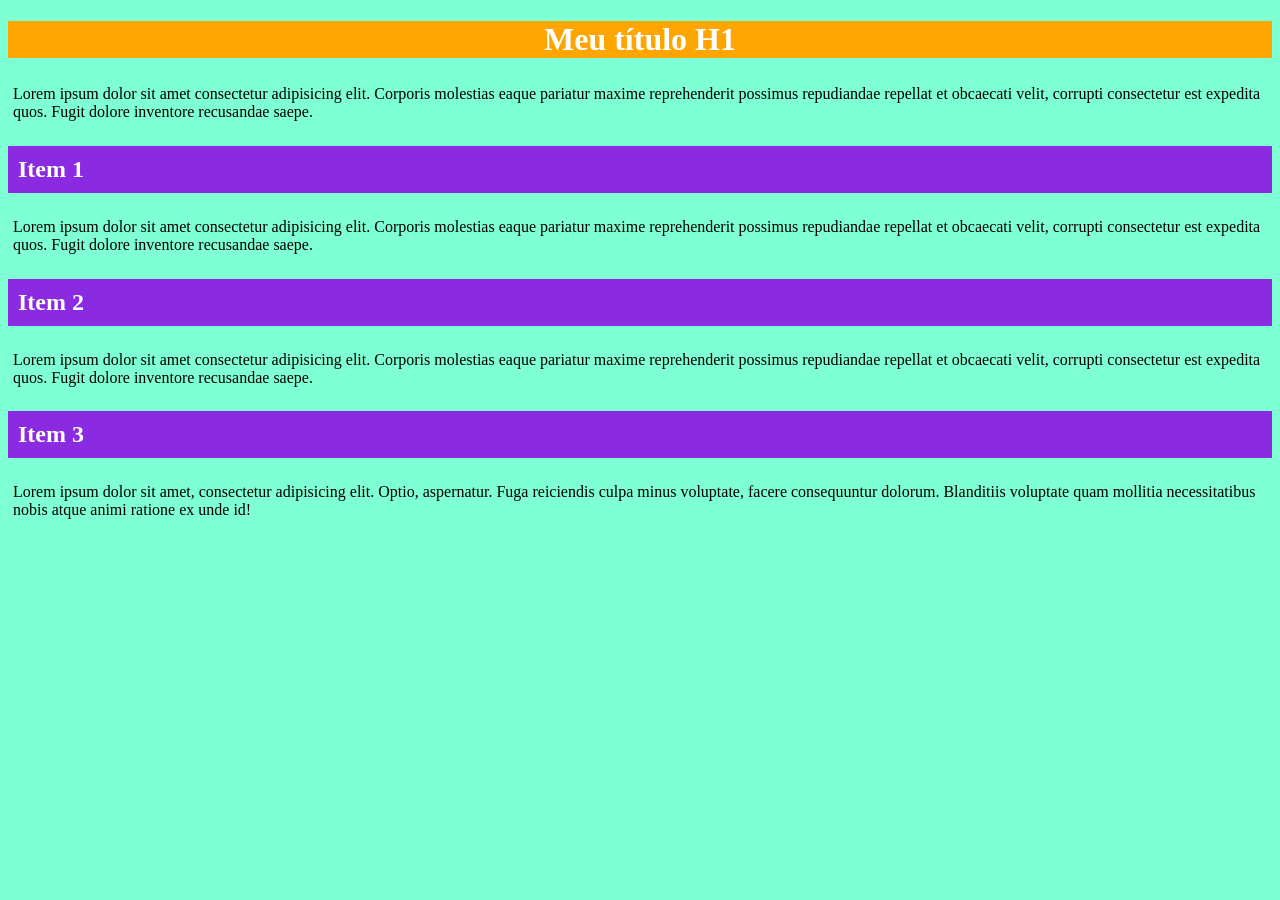
<file: exercicios-aula/index.html>
<!DOCTYPE html>
<html lang="pt-br">

<head>
    <meta charset="UTF-8">
    <meta http-equiv="X-UA-Compatible" content="IE=edge">
    <meta name="viewport" content="width=device-width, initial-scale=1.0">
    <title>CSS</title>

    <link rel="stylesheet" href="estilo.css">

</head>

<body>


    <div>
        <h1>Meu título H1</h1>
        <p>Lorem ipsum dolor sit amet consectetur adipisicing elit. Corporis molestias eaque pariatur maxime
            reprehenderit possimus repudiandae repellat et obcaecati velit, corrupti consectetur est expedita quos.
            Fugit dolore inventore recusandae saepe.</p>
    </div>

    <div>
        <h2>Item 1</h2>
        <p>Lorem ipsum dolor sit amet consectetur adipisicing elit. Corporis molestias eaque pariatur maxime
            reprehenderit
            possimus repudiandae repellat et obcaecati velit, corrupti consectetur est expedita quos. Fugit dolore
            inventore
            recusandae saepe.</p>

    </div>

    <div>
        <h2>Item 2</h2>
        <p>Lorem ipsum dolor sit amet consectetur adipisicing elit. Corporis molestias eaque pariatur maxime
        reprehenderit
        possimus repudiandae repellat et obcaecati velit, corrupti consectetur est expedita quos. Fugit dolore
        inventore
        recusandae saepe.</p>
    </div>

    <div>
        <h2>Item 3</h2>
        <p>Lorem ipsum dolor sit amet, consectetur adipisicing elit. Optio, aspernatur. Fuga reiciendis culpa minus
        voluptate, facere consequuntur dolorum. Blanditiis voluptate quam mollitia necessitatibus nobis atque animi
        ratione ex unde id!</p>
    </div>

</body>

</html>
</file>
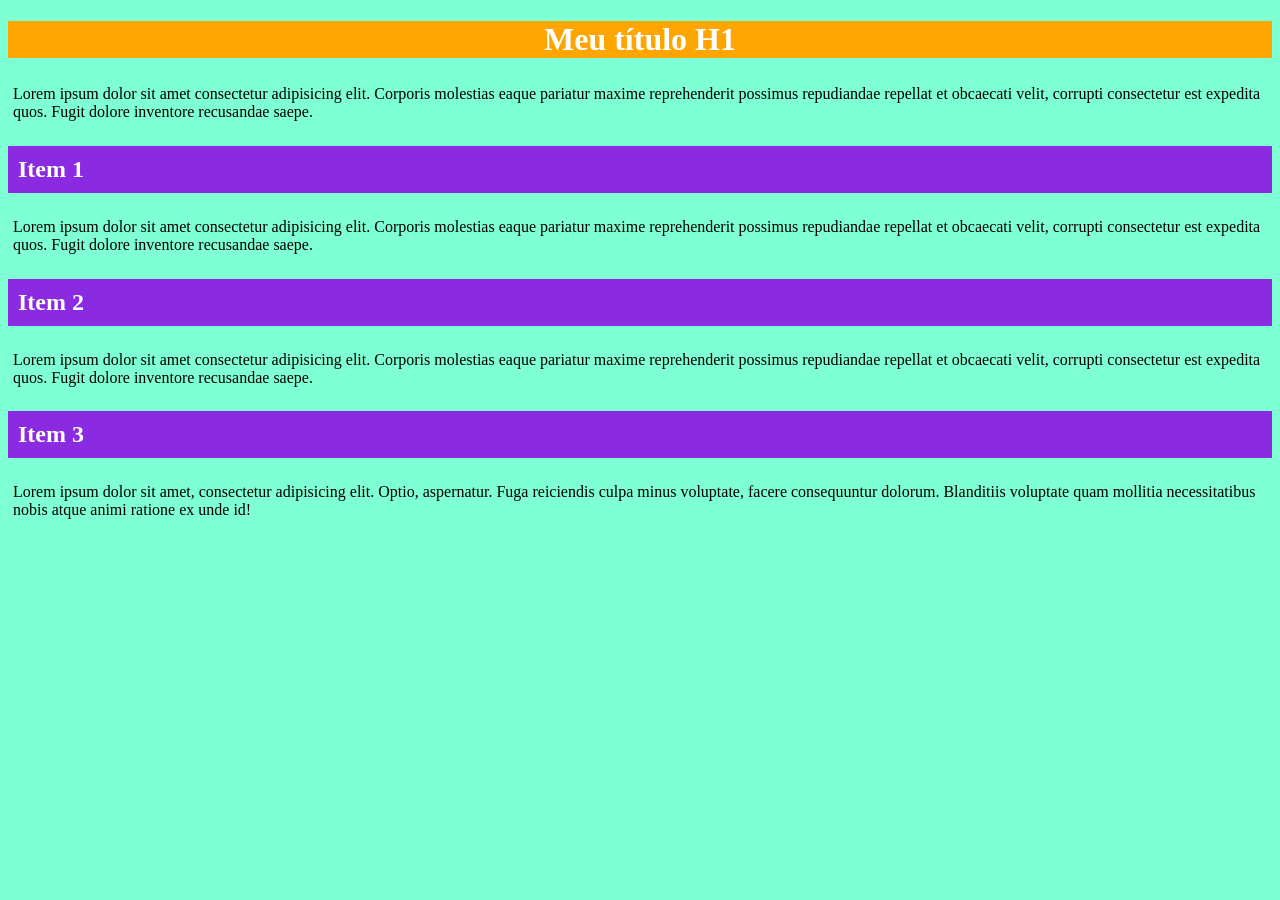
<file: exercicios-aula/ex01/index.html>
<!DOCTYPE html>
<html lang="pt-br">

<head>
    <meta charset="UTF-8">
    <meta http-equiv="X-UA-Compatible" content="IE=edge">
    <meta name="viewport" content="width=device-width, initial-scale=1.0">
    <title>CSS</title>

    <link rel="stylesheet" href="estilo.css">

</head>

<body>

    <div class="container">
        <header>
            <h1>Meu título H1</h1>
            <p>Lorem ipsum dolor sit amet consectetur adipisicing elit. Corporis molestias eaque pariatur maxime
                reprehenderit possimus repudiandae repellat et obcaecati velit, corrupti consectetur est expedita quos.
                Fugit dolore inventore recusandae saepe.</p>
        </header>
    
        <section>
            <h2>Item 1</h2>
            <p>Lorem ipsum dolor sit amet consectetur adipisicing elit. Corporis molestias eaque pariatur maxime
                reprehenderit
                possimus repudiandae repellat et obcaecati velit, corrupti consectetur est expedita quos. Fugit dolore
                inventore
                recusandae saepe.</p>
    
        </section>
    
        <section>
            <h2>Item 2</h2>
            <p>Lorem ipsum dolor sit amet consectetur adipisicing elit. Corporis molestias eaque pariatur maxime
            reprehenderit
            possimus repudiandae repellat et obcaecati velit, corrupti consectetur est expedita quos. Fugit dolore
            inventore
            recusandae saepe.</p>
        </section>
    
        <section>
            <h2>Item 3</h2>
            <p>Lorem ipsum dolor sit amet, consectetur adipisicing elit. Optio, aspernatur. Fuga reiciendis culpa minus
            voluptate, facere consequuntur dolorum. Blanditiis voluptate quam mollitia necessitatibus nobis atque animi
            ratione ex unde id!</p>
        </section>
    </div>
    

</body>

</html>
</file>
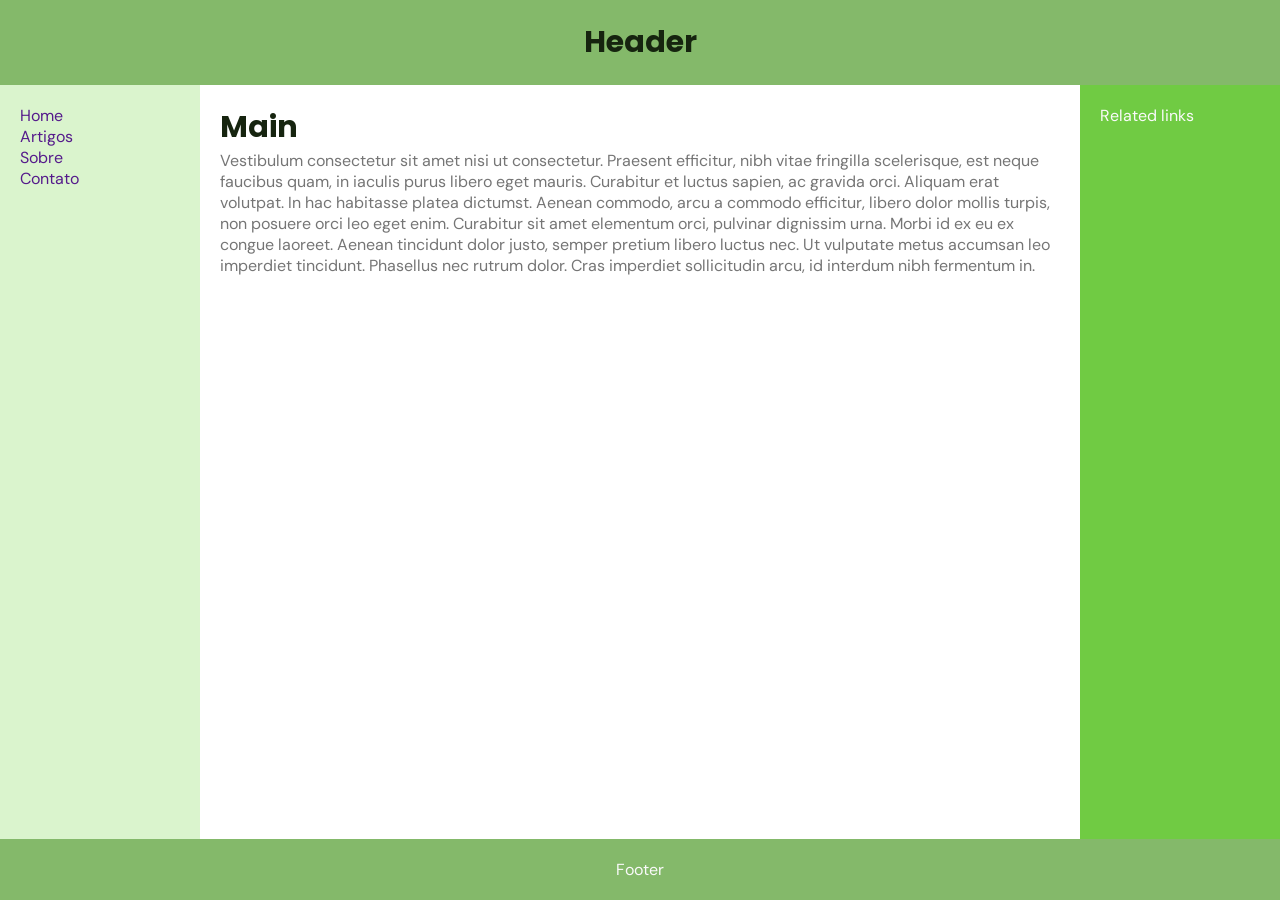
<file: exercicios-aula/ex02/index.html>
<!DOCTYPE html>
<html lang="pt-br">

<head>
    <meta charset="UTF-8">
    <meta http-equiv="X-UA-Compatible" content="IE=edge">
    <meta name="viewport" content="width=device-width, initial-scale=1.0">
    <!-- FONTS -->
    <link rel="preconnect" href="https://fonts.gstatic.com">
    <link
        href="https://fonts.googleapis.com/css2?family=DM+Sans:wght@400;500;700&family=Poppins:wght@400;500;700&display=swap"
        rel="stylesheet">
    <!-- RESET -->
    <link rel="stylesheet" href="css/reset.css">
    <!-- VARIAVEIS -->
    <link rel="stylesheet" href="css/variaveis.css">
    <!-- GRID -->
    <link rel="stylesheet" href="css/grid.css">
    <!-- CSS -->
    <link rel="stylesheet" href="css/estilo.css">
    <title>CSS Grid</title>
</head>

<body>
    <div class="container">
        <header class="header title">Header</header>
        <nav class="navigation">
            <ul>
                <li><a href="">Home</a></li>
                <li><a href="">Artigos</a></li>
                <li><a href="">Sobre</a></li>
                <li><a href="">Contato</a></li>
            </ul>
        </nav>
        <main class="content">
            <h1 class="title">Main</h1>
            <p>Vestibulum consectetur sit amet nisi ut consectetur. Praesent efficitur, nibh vitae fringilla
                scelerisque,
                est neque faucibus quam, in iaculis purus libero eget mauris. Curabitur et luctus sapien, ac gravida
                orci.
                Aliquam erat volutpat. In hac habitasse platea dictumst. Aenean commodo, arcu a commodo efficitur,
                libero
                dolor mollis turpis, non posuere orci leo eget enim. Curabitur sit amet elementum orci, pulvinar
                dignissim
                urna. Morbi id ex eu ex congue laoreet. Aenean tincidunt dolor justo, semper pretium libero luctus
                nec.
                Ut
                vulputate metus accumsan leo imperdiet tincidunt. Phasellus nec rutrum dolor. Cras imperdiet
                sollicitudin
                arcu, id interdum nibh fermentum in.</p>
        </main>
        <aside class="aside">Related links</aside>
        <footer class="footer">Footer</footer>
    </div>
</body>

</html>
</file>
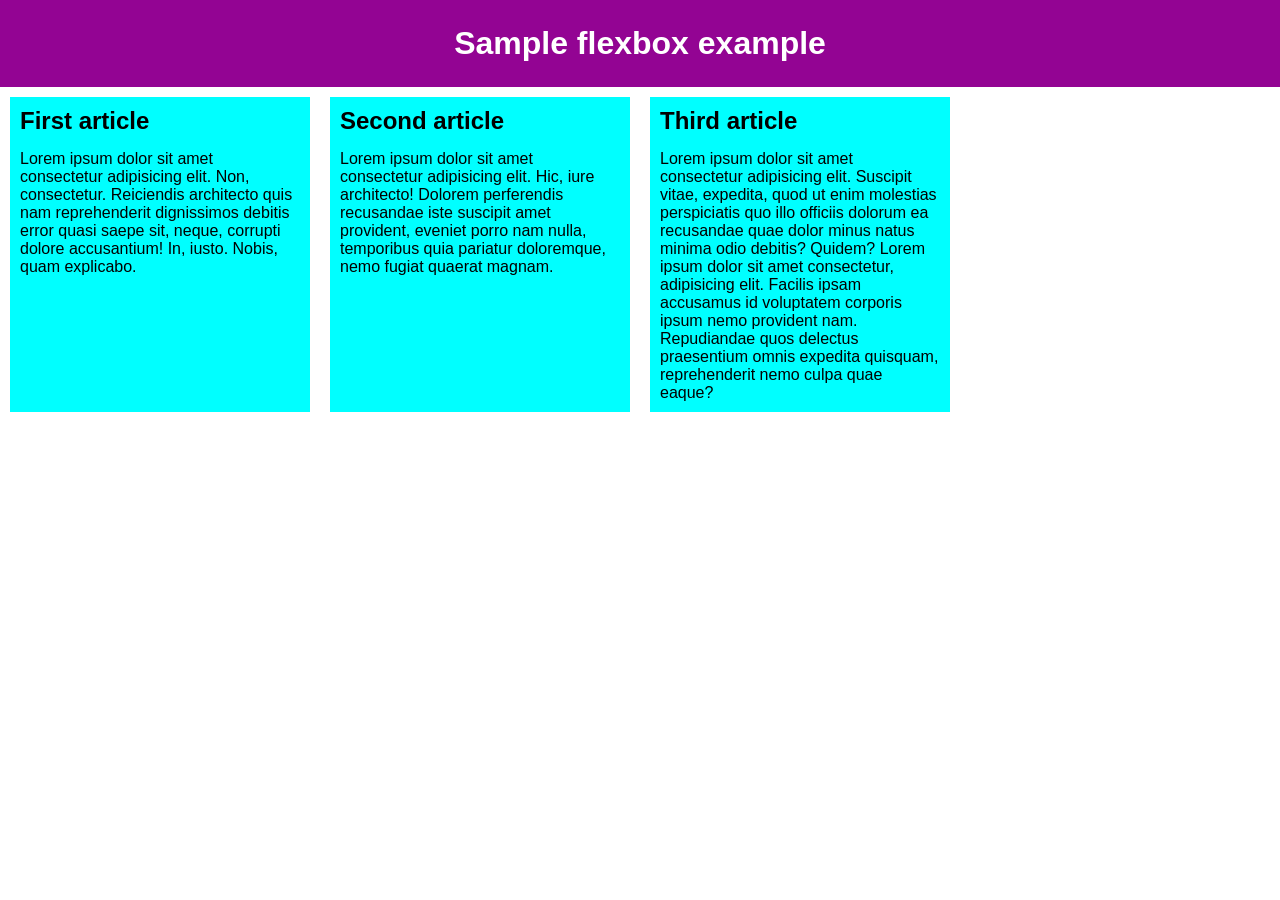
<file: exercicios-aula/flexbox/index.html>
<!DOCTYPE html>
<html lang="pt-br">
<head>
    <meta charset="UTF-8">
    <meta name="viewport" content="width=device-width, initial-scale=1.0">
    <!-- RESET -->
    <link rel="stylesheet" href="css/reset.css">
    <!-- ESTILO -->
    <link rel="stylesheet" href="css/estilo.css">
    <title>Flexbox</title>
</head>
<body>

    <header><h1>Sample flexbox example</h1></header>
    <section>
        <article>
            <h2>First article</h2>
            <p>
                Lorem ipsum dolor sit amet consectetur adipisicing elit. Non, consectetur. Reiciendis architecto quis nam reprehenderit dignissimos debitis error quasi saepe sit, neque, corrupti dolore accusantium! In, iusto. Nobis, quam explicabo.
            </p>
        </article>
        <article>
            <h2>Second article</h2>
            <p>
                Lorem ipsum dolor sit amet consectetur adipisicing elit. Hic, iure architecto! Dolorem perferendis recusandae iste suscipit amet provident, eveniet porro nam nulla, temporibus quia pariatur doloremque, nemo fugiat quaerat magnam.
            </p>
        </article>
        <article>
            <h2>Third article</h2>
            <p>
                Lorem ipsum dolor sit amet consectetur adipisicing elit. Suscipit vitae, expedita, quod ut enim molestias perspiciatis quo illo officiis dolorum ea recusandae quae dolor minus natus minima odio debitis? Quidem?
                Lorem ipsum dolor sit amet consectetur, adipisicing elit. Facilis ipsam accusamus id voluptatem corporis ipsum nemo provident nam. Repudiandae quos delectus praesentium omnis expedita quisquam, reprehenderit nemo culpa quae eaque?
            </p>
        </article>
    </section>
    
</body>
</html>
</file>
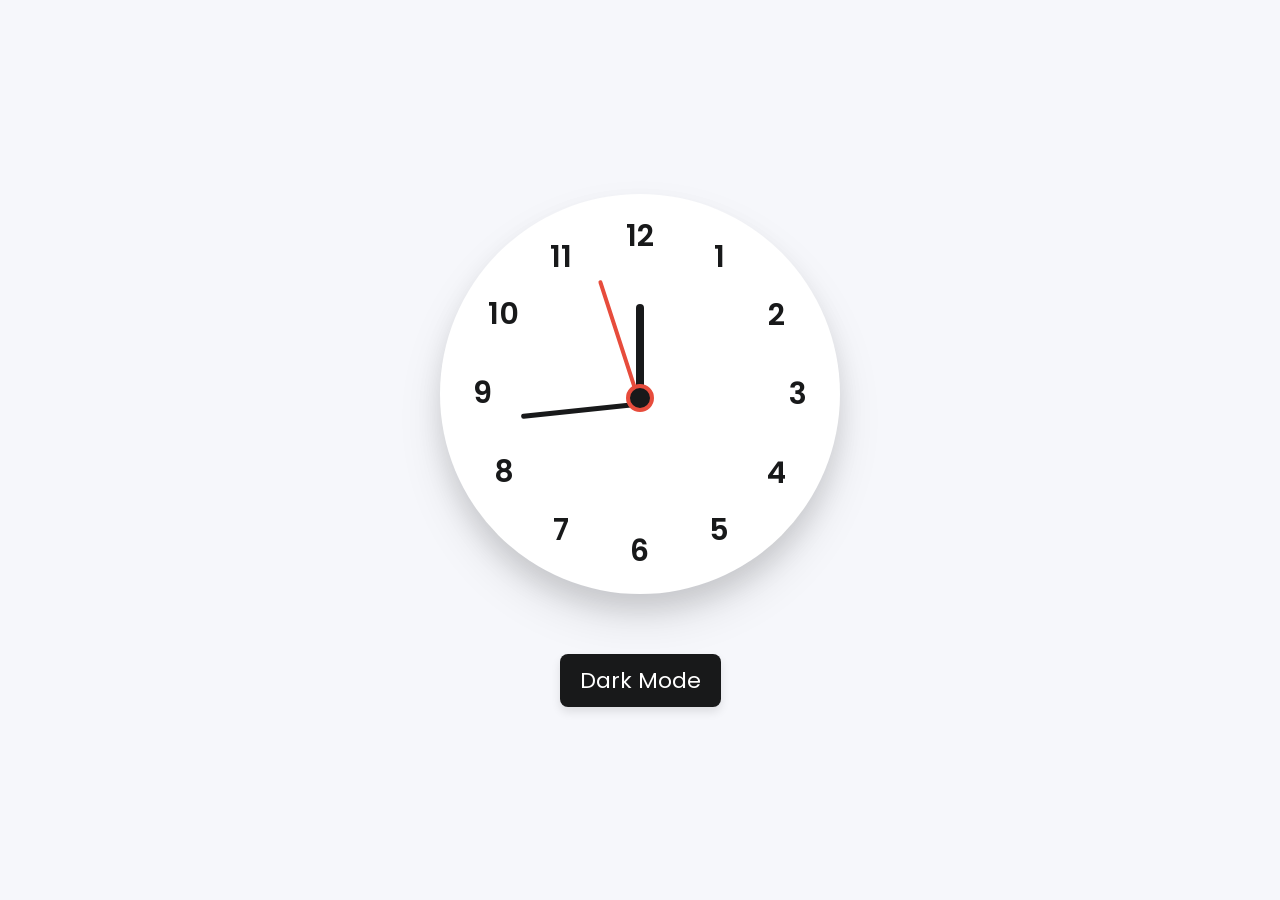
<file: javascript/Analog_Clock/index.html>
<!DOCTYPE html>
<html lang="pt-br">
<head>
    <meta charset="UTF-8">
    <meta name="viewport" content="width=device-width, initial-scale=1.0">
    <title>Analog Clock</title>
    <link rel="stylesheet" href="css/reset.css">
    <link rel="stylesheet" href="css/variables.css">
    <link rel="stylesheet" href="css/style.css">
    
</head>
<body>

    <div class="container">
        <div class="clock">
            <label style="--i: 1"><span>1</span></label>
            <label style="--i: 2"><span>2</span></label>
            <label style="--i: 3"><span>3</span></label>
            <label style="--i: 4"><span>4</span></label>
            <label style="--i: 5"><span>5</span></label>
            <label style="--i: 6"><span>6</span></label>
            <label style="--i: 7"><span>7</span></label>
            <label style="--i: 8"><span>8</span></label>
            <label style="--i: 9"><span>9</span></label>
            <label style="--i: 10"><span>10</span></label>
            <label style="--i: 11"><span>11</span></label>
            <label style="--i: 12"><span>12</span></label>

            <div class="indicator">
                <span class="hand hour"></span>
                <span class="hand minute"></span>
                <span class="hand second"></span>
            </div>
        </div>

        <div class="mode-switch">Dark Mode</div>

    </div>
    
    <script src="js/script.js"></script>
</body>
</html>
</file>
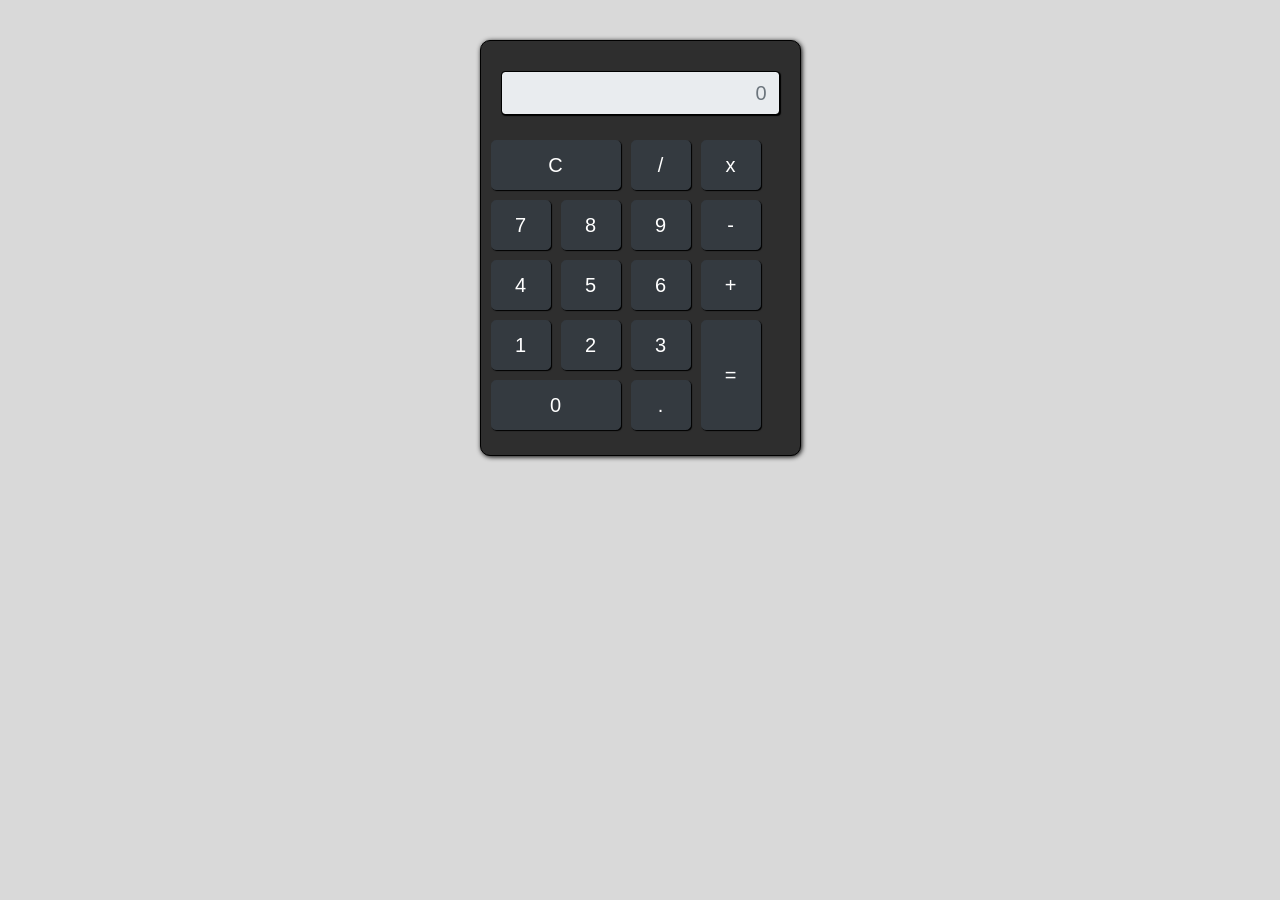
<file: javascript/calculadora/index.html>
<html>
	<head>
		<title>Calculadora</title>

		<!-- Latest compiled and minified CSS -->
		<link rel="stylesheet" href="https://maxcdn.bootstrapcdn.com/bootstrap/4.0.0-beta.2/css/bootstrap.min.css" integrity="sha384-PsH8R72JQ3SOdhVi3uxftmaW6Vc51MKb0q5P2rRUpPvrszuE4W1povHYgTpBfshb" crossorigin="anonymous">

        <link rel="stylesheet" href="css/estilo.css">
    
	</head>

  <body style="background: #D9D9D9">

    <div class="container">
      <div class="row">
        <div class="col d-flex justify-content-center">
          <br />

          <div class="calculadora">
            <input id="resultado" type="text" class="form-control resultado" placeholder="0" disabled="disabled" />
            
            <div class="row">
              <button onclick="calcular('acao', 'c')" type="button" class="btn btn-dark btn-lg clear font-weight-light">C</button>
              <button onclick="calcular('acao', '/')" type="button" class="btn btn-dark btn-lg font-weight-light">/</button>
              <button onclick="calcular('acao', '*')" type="button" class="btn btn-dark btn-lg font-weight-light">x</button>
            </div>

            <div class="row">
              <button onclick="calcular('valor', 7)" type="button" class="btn btn-dark btn-lg font-weight-light">7</button>
              <button onclick="calcular('valor', 8)" type="button" class="btn btn-dark btn-lg font-weight-light">8</button>
              <button onclick="calcular('valor', 9)" type="button" class="btn btn-dark btn-lg font-weight-light">9</button>
              <button onclick="calcular('acao', '-')" type="button" class="btn btn-dark btn-lg font-weight-light">-</button>
            </div>
            
            <div class="row">
              <button onclick="calcular('valor', 4)" type="button" class="btn btn-dark btn-lg font-weight-light">4</button>
              <button onclick="calcular('valor', 5)" type="button" class="btn btn-dark btn-lg font-weight-light">5</button>
              <button onclick="calcular('valor', 6)" type="button" class="btn btn-dark btn-lg font-weight-light">6</button>
              <button onclick="calcular('acao', '+')" type="button" class="btn btn-dark btn-lg font-weight-light">+</button>
            </div>

            <div class="row">
              <button onclick="calcular('valor', 1)" type="button" class="btn btn-dark btn-lg font-weight-light">1</button>
              <button onclick="calcular('valor', 2)" type="button" class="btn btn-dark btn-lg font-weight-light">2</button>
              <button onclick="calcular('valor', 3)" type="button" class="btn btn-dark btn-lg font-weight-light">3</button>
              <button onclick="calcular('acao', '=')" type="button" class="btn btn-dark btn-lg enter">=</button>
            </div>

            <div class="row" style="margin-top: -60px">
              <button onclick="calcular('valor', 0)" type="button" class="btn btn-dark zero btn-lg font-weight-light">0</button>
              <button onclick="calcular('acao', '.')" type="button" class="btn btn-dark btn-lg font-weight-light">.</button>
            </div>

          </div>
        </div>
      </div>
    </div>

    <script src="script.js"></script>
  </body>	

</html>
</file>
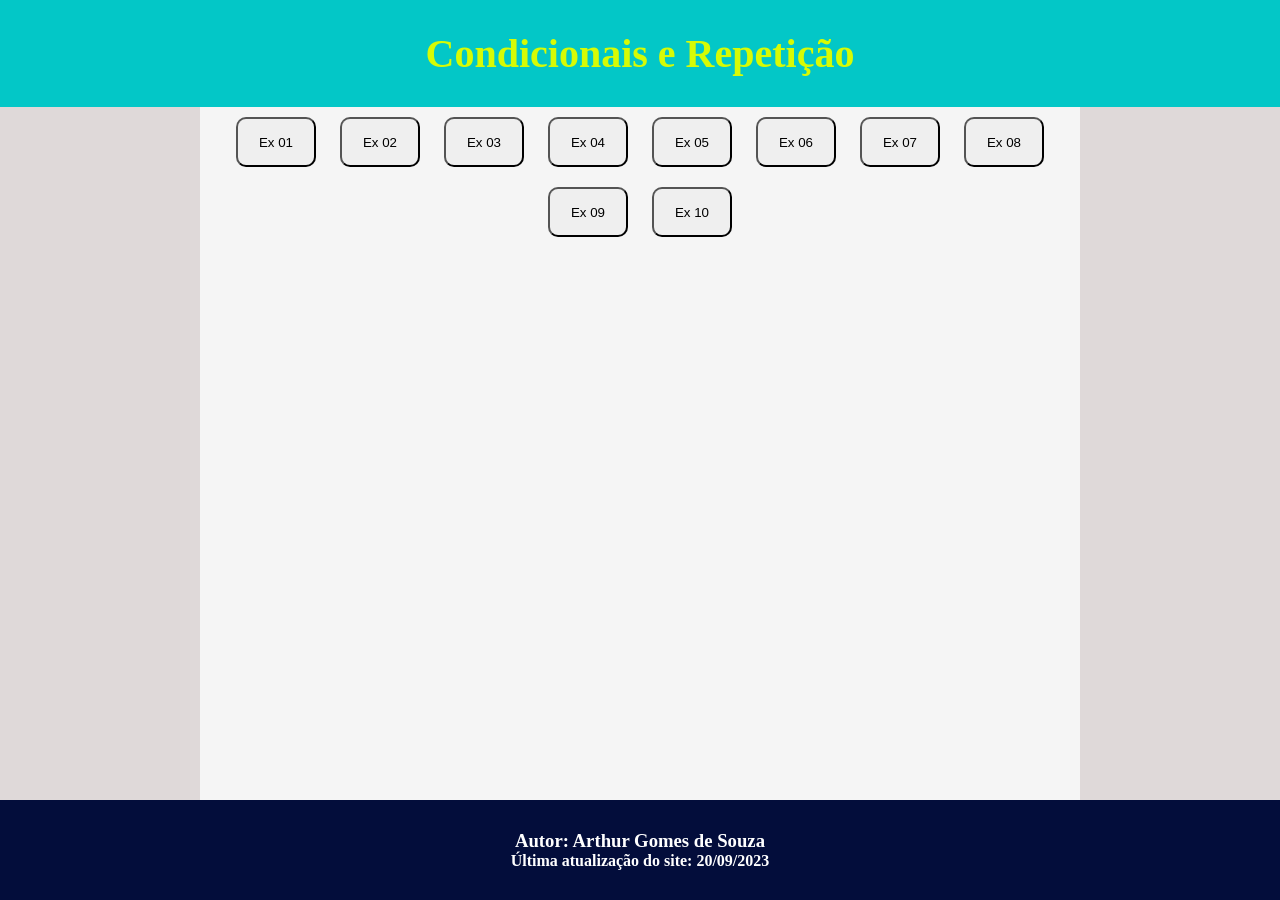
<file: javascript/condicionais-repeticao/index.html>
<!DOCTYPE html>
<html lang="pt-br">

<head>
    <meta charset="UTF-8">
    <meta http-equiv="X-UA-Compatible" content="IE=edge">
    <meta name="viewport" content="width=device-width, initial-scale=1.0">
    <title>Exercícios - Condicionais - Repeticao</title>

    <link rel="stylesheet" href="css/estilo.css">

    <link rel="stylesheet" href="css/grid.css">

    <link rel="stylesheet" href="css/reset.css">

    <script src="script.js"></script>
</head>

<body>

    <div class="container">
        <header class="header">
            <h1>Condicionais e Repetição</h1>
        </header>
        <nav class="nav">

        </nav>
        <aside class="aside">
            
        </aside>
        <main class="content">
            <button onclick="ex01()">Ex 01</button>
            <button onclick="ex02()">Ex 02</button>
            <button onclick="ex03()">Ex 03</button>
            <button onclick="ex04()">Ex 04</button>
            <button onclick="ex05()">Ex 05</button>
            <button onclick="ex06()">Ex 06</button>
            <button onclick="ex07()">Ex 07</button>
            <button onclick="ex08()">Ex 08</button>
            <button onclick="ex09()">Ex 09</button>
            <button onclick="ex10()">Ex 10</button>
        </main>
        <footer class="footer">
            <h3>Autor: Arthur Gomes de Souza</h3>
            <h4>Última atualização do site: 20/09/2023</h4>
        </footer>
    </div>

</body>

</html>
</file>
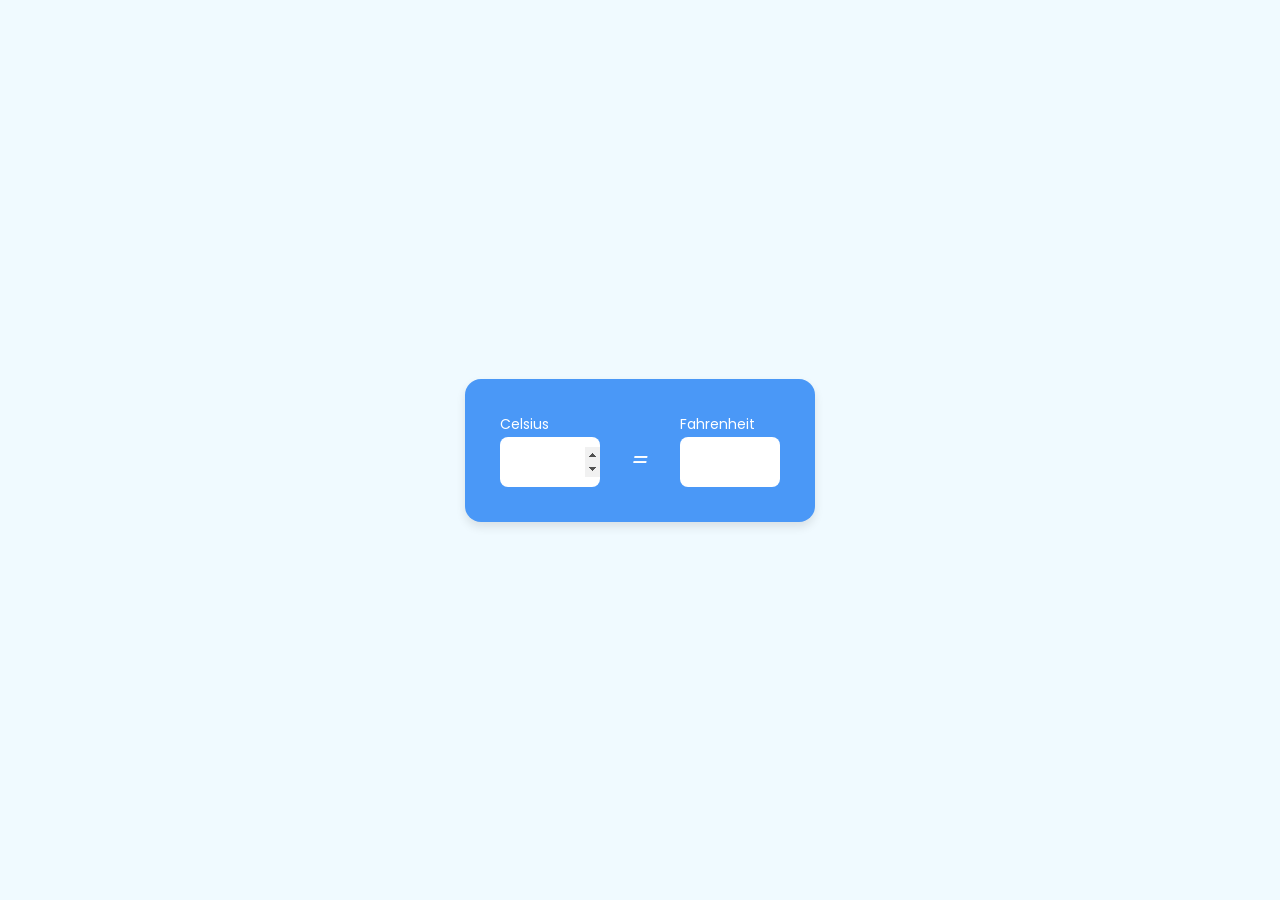
<file: javascript/Conversor_Temperatura/index.html>
<!DOCTYPE html>
<html lang="en">
<head>
    <meta charset="UTF-8">
    <meta http-equiv="X-UA-Compatible" content="IE=edge">
    <meta name="viewport" content="width=device-width, initial-scale=1.0">
    <title>Conversor de temperatura</title>
    <link rel="stylesheet" href="estilo.css">
</head>
<body>

    <div class="container">
        <div class="input-box">
            <h6>Celsius</h6>
            <input type="number" id="celsius">
        </div>
        <i class="icon">=</i>
        <div class="input-box">
            <h6>Fahrenheit</h6>
            <input type="number" id="fahrenheit">
        </div>
    </div>
    
    <script src="script.js"></script>
</body>
</html>
</file>
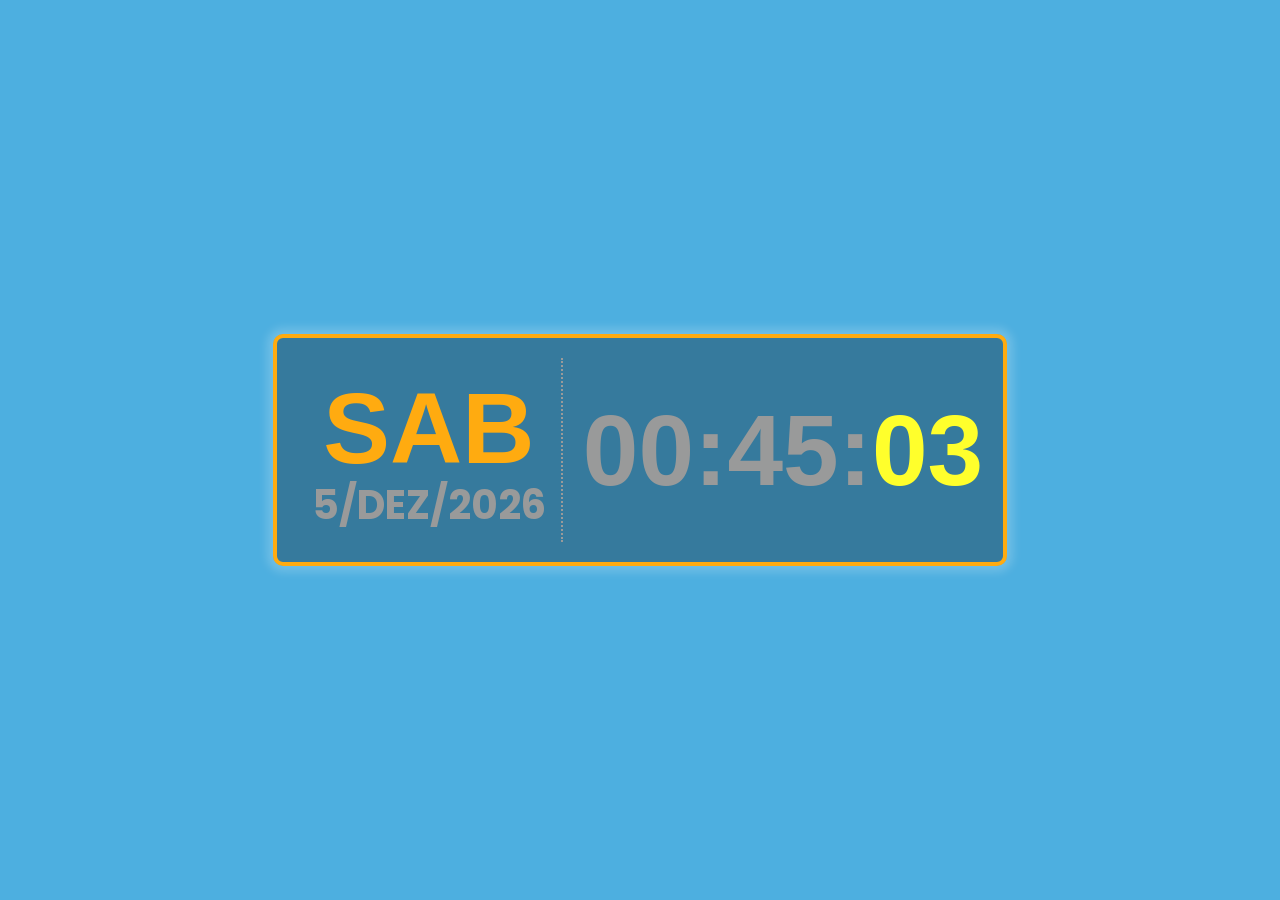
<file: javascript/Digital_Clock/index.html>
<!DOCTYPE html>
<html lang="pt-br">
<head>
    <meta charset="UTF-8">
    <meta http-equiv="X-UA-Compatible" content="IE=edge">
    <meta name="viewport" content="width=device-width, initial-scale=1.0">
    <title>Digital Clock</title>
    <link rel="shortcut icon" href="img/clock-icon.png" type="image/x-icon">
    <!-- Estilo: -->
    <link rel="stylesheet" href="css/style.css">
    <!-- Reset: -->
    <link rel="stylesheet" href="css/reset.css">
    <!-- Variaveis: -->
    <link rel="stylesheet" href="css/variaveis.css">
    <!-- Layout: -->
    <link rel="stylesheet" href="css/layout.css">

    <script src="js/script.js"></script>
</head>
<body>

    <div class="container">
        <div class="clock">
            <div class="date">
                <p id="week-day">QUI</p>
                <p id="current-date">15/10/2023</p>
            </div>

            <div class="time">
                <p id="hours">10</p>
                <p id="separator">:</p>
                <p id="minutes">15</p>
                <p id="separator">:</p>
                <p id="seconds">45</p>
            </div>
        </div>
    </div>
    
</body>
</html>
</file>
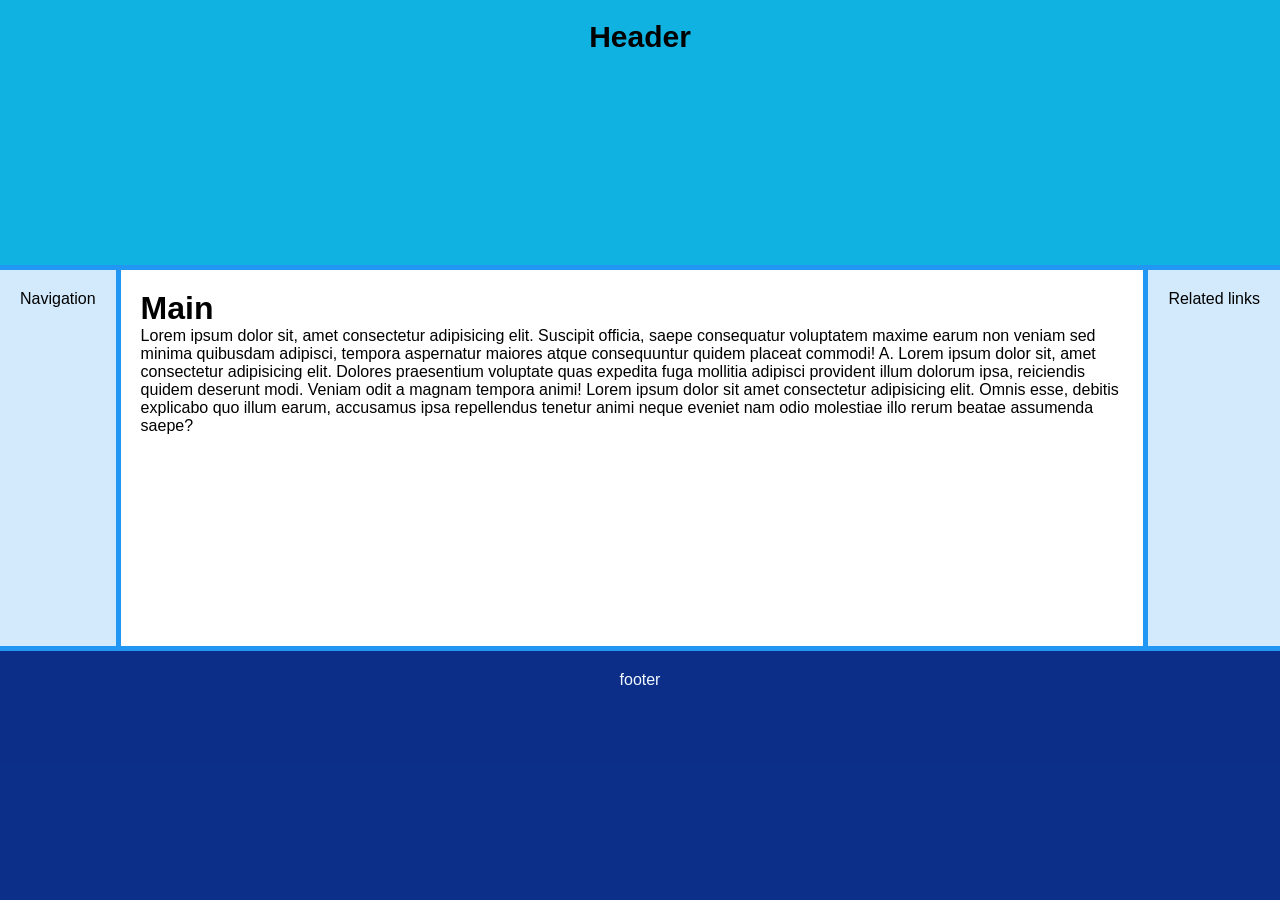
<file: pratica/grid2/index.html>
<!DOCTYPE html>
<html lang="pt-br">
<head>
    <meta charset="UTF-8">
    <meta name="viewport" content="width=device-width, initial-scale=1.0">
    <title>Grid</title>

    <link rel="stylesheet" href="css/reset.css">

    <link rel="stylesheet" href="css/variaveis.css">

    <link rel="stylesheet" href="css/grid.css">

    <link rel="stylesheet" href="css/estilo.css">

</head>
<body>

    <div class="grid-container">
        <header class="grid-item header">
            <h1 class="title">Header</h1>
        </header>

        <nav class="grid-item navigation">
            Navigation
        </nav>

        <main class="grid-item content">
            <h1>Main</h1>
            <p>Lorem ipsum dolor sit, amet consectetur adipisicing elit. Suscipit officia, saepe consequatur voluptatem maxime earum non veniam sed minima quibusdam adipisci, tempora aspernatur maiores atque consequuntur quidem placeat commodi! A. Lorem ipsum dolor sit, amet consectetur adipisicing elit. Dolores praesentium voluptate quas expedita fuga mollitia adipisci provident illum dolorum ipsa, reiciendis quidem deserunt modi. Veniam odit a magnam tempora animi! Lorem ipsum dolor sit amet consectetur adipisicing elit. Omnis esse, debitis explicabo quo illum earum, accusamus ipsa repellendus tenetur animi neque eveniet nam odio molestiae illo rerum beatae assumenda saepe?</p>
        </main>

        <aside class="grid-item aside">
            Related links
        </aside>

        <footer class="grid-item footer">
            footer
        </footer>

    </div>
    
</body>
</html>
</file>
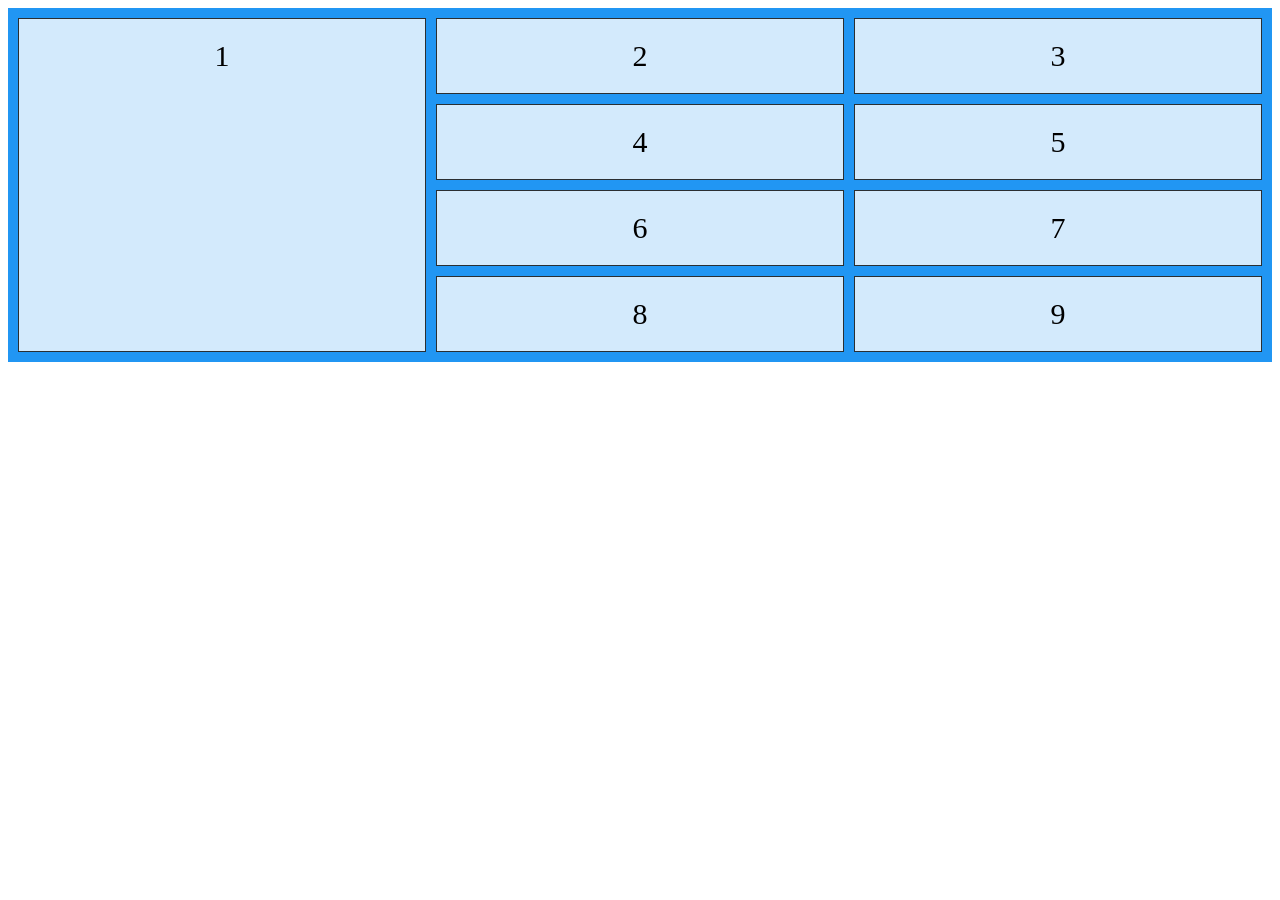
<file: pratica/pratica-grid1/index.html>
<!DOCTYPE html>
<html lang="pt-br">
<head>
    <meta charset="UTF-8">
    <meta name="viewport" content="width=device-width, initial-scale=1.0">
    <title>Grid</title>
    <link rel="stylesheet" href="css/estilo.css">
</head>
<body>

    <div class="grid-container">
        <div class="grid-item item1">1</div>
        <div class="grid-item">2</div>
        <div class="grid-item">3</div>
        <div class="grid-item">4</div>
        <div class="grid-item">5</div>
        <div class="grid-item">6</div>
        <div class="grid-item">7</div>
        <div class="grid-item">8</div>
        <div class="grid-item">9</div>
    </div>
    
</body>
</html>
</file>
<file: exercicios-aula/estilo.css>
body {
    background-color: aquamarine;
}

h1 {
    text-align: center;
    color: white;
    background-color: orange;
}

h2 {
    background-color: blueviolet;
    color: white;
    padding: 10px;
}

p {
    padding: 5px;
}
</file>
<file: exercicios-aula/ex01/estilo.css>
body {
    background-color: aquamarine;
}

h1 {
    text-align: center;
    color: white;
    background-color: orange;
}

h2 {
    background-color: blueviolet;
    color: white;
    padding: 10px;
}

p {
    padding: 5px;
}
</file>
<file: exercicios-aula/ex02/css/variaveis.css>
/* ========= VARIABLES ========= */

/*
     * https://developer.mozilla.org/pt-BR/docs/Web/CSS/:root
     * A pseudo-classe CSS  :root se equipara à raíz de uma árvore, 
     * que por sua vez representa o documento. Aplicado ao HTML, 
     * :root representa o elemento <html> e é identico ao seletor html,
     * exceto que sua especificidade é mais alta.
     */
     :root {
        font-size: 62.5%;
        --standart-padding: 2.0rem;
    
        /* fonts type*/
        --title-font: 'Poppins', sans-serif;
        --text-font: 'DM Sans', sans-serif;
    
        /* fonts size */
        --title-font-size: 3.0rem;
        --text-font-size: 1.6rem;
    
        /* colors */
        --hue: 100;
        /* HSL color mode */
        --base-color-one: hsl(var(--hue) 36% 57%);
        --base-color-two: hsl(var(--hue) 65% 88%);
        --base-color-three: hsl(var(--hue) 57% 53%);
        --title-color: hsl(var(--hue) 41% 10%);
        --text-color: hsl(0 0% 46%);
        --text-color-light: hsl(0 0% 98%);
        --background-color: hsl(0 0% 98%);
    }
</file>
<file: exercicios-aula/ex02/css/grid.css>
/* ========= LAYOUT ========= */
.container {
    display: grid;
    min-height: 100vh;
    grid-template-areas:
        "header"
        "navigation"
        "content"
        "aside"
        "footer";
}
.header     { grid-area: header; }
.navigation { grid-area: navigation; }
.content    { grid-area: content; }
.aside      { grid-area: aside; }
.footer     { grid-area: footer; }

@media (min-width: 768px) {
    .container {
        display: grid;
        grid-template-areas:
        "header     header  header"
        "navigation content aside"
        "footer     footer  footer";
        grid-template-columns: 200px 1fr 200px;
        grid-template-rows: auto 1fr auto;
    }
}
</file>
<file: exercicios-aula/ex02/css/estilo.css>
body {
    font: 400 var(--text-font-size) var(--text-font);
    color: var(--text-color);
    background: var(---background-color);
}

.title {
    font: 700 var(--title-font-size) var(--title-font);
    color: var(--title-color);
}

header {
    background-color: var(--base-color-one);
    padding: var(--standart-padding);
    text-align: center;
}

main {
    padding: var(--standart-padding);
}

nav {
    background-color: var(--base-color-two);
    padding: var(--standart-padding);
}

aside {
    background-color: var(--base-color-three);
    padding: var(--standart-padding);
    color: var(--text-color-light);
}

footer {
    background-color: var(--base-color-one);
    padding: var(--standart-padding);
    color: var(--text-color-light);
    text-align: center;
}
</file>
<file: exercicios-aula/flexbox/css/estilo.css>
body {
    font-family: Arial, Helvetica, sans-serif;
}

header {
    text-align: center;
    background: rgb(147, 4, 147);
    color: white;
    padding: 25px;
}

section {
    display: flex;
}

article {
    margin: 10px;
    background: aqua;
    padding: 10px;
    width: 300px;
}

h2 {
    padding-bottom: 15px;
}
</file>
<file: javascript/Analog_Clock/css/variables.css>
:root {
    --primary-color: #f6f7fb;
    --white-color: #fff;
    --black-color: #18191a;
    --red-color: #e74c3c;
}

body.dark {
    --primary-color: #242526;
    --white-color: #18191a;
    --black-color: #fff;
    --red-color: #e74c3c;
}
</file>
<file: javascript/Analog_Clock/css/style.css>
@import url('https://fonts.googleapis.com/css2?family=Josefin+Sans:wght@300&family=Poppins&display=swap');

body {
    display: flex;
    min-height: 100vh;
    align-items: center;
    justify-content: center;
    background: var(--primary-color);
}

.container {
    display: flex;
    flex-direction: column;
    align-items: center;
    gap: 60px;

}

.container .clock {
    display: flex;
    height: 400px;
    width: 400px;
    border-radius: 50%;
    align-items: center;
    justify-content: center;
    background: var(--white-color);
    box-shadow: 0 15px 25px rgba(0, 0, 0, 0.1), 0 25px 45px rgba(0, 0, 0, 0.1);
    position: relative;
}

.clock label {
    position: absolute;
    inset: 20px;
    text-align: center;
    transform: rotate(calc(var(--i) * (360deg / 12)));
}

.clock label span {
    display: inline-block;
    font-size: 30px;
    font-weight: 600;
    color: var(--black-color);
    transform: rotate(calc(var(--i) * (-360deg / 12)));
}

.container .indicator {
    position: absolute;
    height: 20px;
    width: 20px;
    display: flex;
    justify-content: center;
}

.indicator::before {
    content: "";
    position: absolute;
    height: 100%;
    width: 100%;
    border-radius: 50%;
    z-index: 100;
    background: var(--black-color);
    border: 4px solid var(--red-color);
}

.indicator .hand {
    position: absolute;
    height: 130px;
    width: 4px;
    bottom: 0;
    border-radius: 25px;
    transform-origin: bottom;
    background: var(--red-color);
}

.hand.minute {
    height: 120px;
    width: 5px;
    background: var(--black-color);
}

.hand.hour {
    height: 100px;
    width: 8px;
    background: var(--black-color);
}

.mode-switch {
    padding: 10px 20px;
    border-radius: 8px;
    font-size: 22px;
    font-weight: 400;
    display: inline-block;
    color: var(--white-color);
    background: var(--black-color);
    box-shadow: 0 5px 10px rgba(0, 0, 0, 0.1);
    cursor: pointer;
}
</file>
<file: javascript/calculadora/css/estilo.css>
.calculadora {
    margin-top: 40px;
    border: solid 1px #000;
    padding: 20px;
    background-color: #2E2E2E;
    border-radius: 10px;
    box-shadow: 1px 1px 5px #000;
  }

  .btn {
    width: 60px;
    height: 50px;
    margin: 5px;
    box-shadow: 1px 1px 1px #000;
  }

  .clear {
    width: 130px;
  }

  .enter {
    height: 110px;
  }

  .zero {
    width: 130px;
  }

  .resultado {
    text-align: right;
    font-size: 20px;
    margin-top: 10px;
    margin-bottom: 20px;
    border: solid 1px #000;
    box-shadow: 1px 1px 1px #000;
  }
</file>
<file: javascript/condicionais-repeticao/css/estilo.css>
header {
    background-color: rgb(3, 199, 199);
    text-align: center;
    padding: 30px;
}

h1 {
    color: #d6fb05;
    font-size: 2.5em;
}

nav{
    background-color: rgb(223, 217, 217);
    color: white;
}

aside {
    background-color: rgb(223, 217, 217);
    color: white;
}

main {
    background-color: whitesmoke;
    text-align: center;
}

footer {
    background-color: rgb(3, 13, 59);
    color: white;
    text-align: center;
    padding: 30px;
}

button {
    width: 80px;
    height: 50px;
    padding: 10px;
    margin: 10px;
    border-radius: 10px;
    cursor: pointer;
    
}
</file>
<file: javascript/condicionais-repeticao/css/grid.css>
/* ========= LAYOUT ========= */
.container {
    display: grid;
    min-height: 100vh;
    grid-template-areas:
        "header"
        "nav"
        "content"
        "aside"
        "footer";
}

.header {
    grid-area: header;
}

.content {
    grid-area: content;
}

.nav {
    grid-area: nav;
}

.aside {
    grid-area: aside;
}

.footer {
    grid-area: footer;
}

@media (min-width: 768px) {
    .container {
        display: grid;
        grid-template-areas:
            "header     header  header"
            "nav      content   aside"
            "footer     footer  footer";
        grid-template-columns: 200px 1fr 200px;
        grid-template-rows: auto 1fr auto;
    }

}
</file>
<file: javascript/Conversor_Temperatura/estilo.css>
@import url('https://fonts.googleapis.com/css2?family=Josefin+Sans:wght@300&family=Poppins&display=swap');

* {
      margin: 0;
      padding: 0;
      box-sizing: border-box;
      font-family: 'Poppins', sans-serif;   
}

body {
    min-height: 100vh;
    display: flex;
    align-items: center;
    justify-content: center;
    background: #f0faff;
}

.container {
    display: flex;
    align-items: center;
    justify-content: space-between;
    max-width: 350px;
    width: 100%;
    background-color: #4a98f7;
    padding: 35px;
    border-radius: 16px;
    box-shadow: 0 5px 10px rgba(0, 0, 0, 0.1);
}

h6 {
    font-size: 14px;
    font-weight: 400;
    color: white;
    margin-bottom: 2px;
}

.icon {
    font-size: 25px;
    color: white;
    margin-top: 20px;

}

input {
    max-width: 100px;
    height: 50px;
    border-radius: 8px;
    outline: none;
    border: none;
    text-align: center;
    font-size: 20px;
    color: #737373;
}
</file>
<file: javascript/Digital_Clock/css/style.css>
/* ======== STYLE =========*/

body {
    font-family: var(--gill_sans-font);
    font-size: var(--large-font-size);
    font-weight: bold;
    background-color: var(--bgcolor);
}

.clock {
    padding: 40px;
    border-radius: 10px;
    border: 4px solid var(--contrast-color);
    background: rgba(0, 0, 0, 0.3);
    box-shadow: 0px 0px 10px 6px rgba(255, 255, 255, 0.2);
}

.date,
.time {
    display: flex;
    flex-direction: column;
    align-items: center;
    color: var(--ligther-color);
    line-height: 1.1;
}

#week-day {
    color: var(--contrast-color);
}

#seconds {
    color: var(--darker-color);
}

#current-date {
    font-size: var(--small-font-size);
    font-family: var(--poppins-font);
}

#separator {
    display: none;
}

@media(min-width: 820px) {

    #separator {
        display: inline;
    }

    .date {
        padding: 15px;
        border-right: 2px dotted var(--ligther-color);
    }

    .time {
        margin-left: 20px;
        display: flex;
        flex-direction: row;
    }

    .clock {
        padding: 20px;
    }

}
</file>
<file: javascript/Digital_Clock/css/variaveis.css>
@import url('https://fonts.googleapis.com/css2?family=Poppins&display=swap');

:root {
    font-size: 62.5%;
    /* fonts type */
    --gill_sans-font: 'Gill Sans MT', sans-serif;
    --poppins-font: 'Poppins', sans-serif;

    /* fonts size */
    --large-font-size: 10.0rem;
    --small-font-size: 4.0rem;

    /* colors */
    --bgcolor: #091921;
    --contrast-color: #FF105E;
    --ligther-color: #999A9A;
    --darker-color: #2C2C2C;
}
</file>
<file: javascript/Digital_Clock/css/layout.css>
/* ======== LAYOUT =========*/

.container {
    width: 90vw;
    height: 100vh;
    margin: 0 auto;
    display: flex;
    flex-direction: column;
    justify-content: center;
    align-items: center;
}

.clock {
    display: grid;
    grid-template-areas:
        "time"
        "date";
    grid-template-columns: 1fr;
}

.time {
    grid-area: time;
}

.clock {
    grid-area: date;
}

@media(min-width: 820px) {

    .clock {
        grid-template-areas:
            "date time";
    }
}
</file>
<file: pratica/grid2/css/variaveis.css>
:root {
    font-size: 62.5%;
        --standart-padding: 2.0rem;
    
        /* fonts type*/
        --title-font: 'Poppins', sans-serif;
        --text-font: 'DM Sans', sans-serif;
    
        /* fonts size */
        --title-font-size: 3.0rem;
        --text-font-size: 1.6rem;
}
</file>
<file: pratica/grid2/css/grid.css>
@media (min-width: 768px) {
    .grid-container {
        display: grid;
        grid-template-columns: auto auto auto;
        gap: 5px;
    }
    
    header {
        grid-column: 1/4;
    }

    footer {
        grid-column: 1/4;
    }
}

.grid-container {
    display: grid;
    min-height: 100vh;
}
</file>
<file: pratica/grid2/css/estilo.css>
body {
    background: #2196f3;
    font: 400 var(--text-font-size) var(--text-font);
    color: var(--text-color);
}

.title {
    font: 700 var(--title-font-size) var(--title-font);
    color: var(--title-color);
}

header {
    background-color: rgba(10, 185, 220, 0.8);
    padding: var(--standart-padding);
    text-align: center;
}

nav {
    background-color: rgba(255, 255, 255, 0.8);
    padding: var(--standart-padding);
}

main {
    background-color: white;
    padding: var(--standart-padding);
}

aside {
    background-color: rgba(255, 255, 255, 0.8);
    padding: var(--standart-padding);
}

footer {
    background-color: rgba(7, 21, 112, 0.8);
    padding: var(--standart-padding);
    color: aliceblue;
    text-align: center;
}
</file>
<file: pratica/pratica-grid1/css/estilo.css>
.grid-container {
    display: grid;
    grid-template-columns: auto auto auto;
    background: #2196f3;
    padding: 10px;
    gap: 10px;
}

.grid-item {
    background-color: rgba(255, 255, 255, 0.8);
    border: 1px solid rgba(0, 0, 0, 0.8);
    padding: 20px;
    font-size: 30px;
    text-align: center;
}

.item1 {
    grid-row: 1/5
}
</file>
